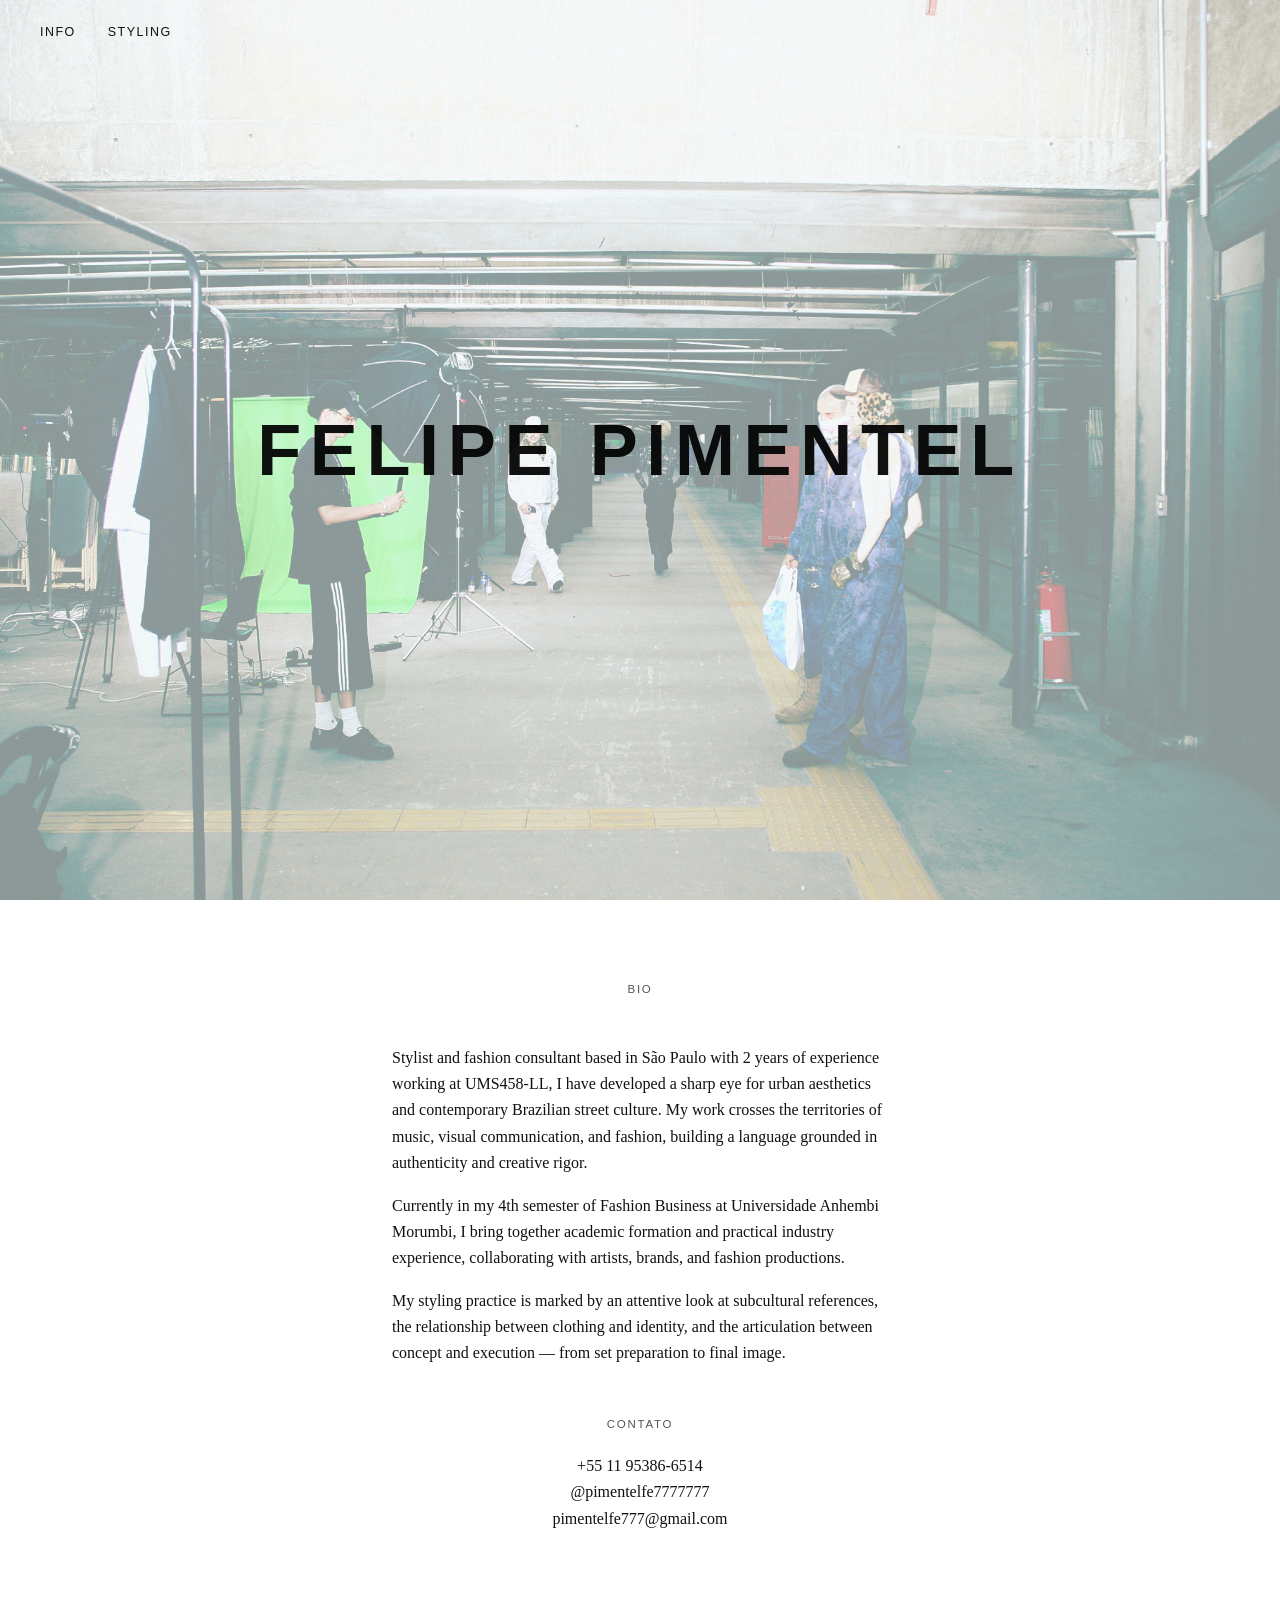
<file: index.html>
<!DOCTYPE html>
<html lang="pt-BR">
<head>
  <meta charset="UTF-8" />
  <meta name="viewport" content="width=device-width, initial-scale=1.0" />
  <title>Felipe Pimentel</title>
  <link rel="stylesheet" href="style.css" />
</head>
<body>

  <nav>
    <a href="index.html">Info</a>
    <a href="styling.html">Styling</a>
  </nav>

  <header class="hero">
    <div class="hero-overlay"></div>
    <h1>FELIPE PIMENTEL</h1>
  </header>

  <main class="info-page">

    <section class="bio-block">
      <p class="label">BIO</p>
      <p> <br />
        Stylist and fashion consultant based in São Paulo with 2 years of experience working at UMS458-LL, 
        I have developed a sharp eye for urban aesthetics and contemporary Brazilian street culture.
        My work crosses the territories of music, visual communication, and fashion,
        building a language grounded in authenticity and creative rigor.
      </p>
      <p>
        Currently in my 4th semester of Fashion Business at Universidade Anhembi Morumbi,
        I bring together academic formation and practical industry experience,
        collaborating with artists, brands, and fashion productions.
      </p>
      <p>
        My styling practice is marked by an attentive look at subcultural references,
        the relationship between clothing and identity, and the articulation between
        concept and execution — from set preparation to final image.
      </p>
    </section>

    <section class="contact-block">
      <p class="label">CONTATO</p>
      <p><a href="https://wa.me/5511953866514" target="_blank">+55 11 95386-6514</a></p>
      <p><a href="https://www.instagram.com/pimentelfe7777777/" target="_blank">@pimentelfe7777777</a></p>
      <p><a href="mailto:pimentelfe777@gmail.com">pimentelfe777@gmail.com</a></p>
    </section>

  </main>

  <script>
    const nav = document.querySelector('nav');
    window.addEventListener('scroll', () => {
      nav.classList.toggle('scrolled', window.scrollY > window.innerHeight - 60);
    });
  </script>

</body>
</html>
</file>
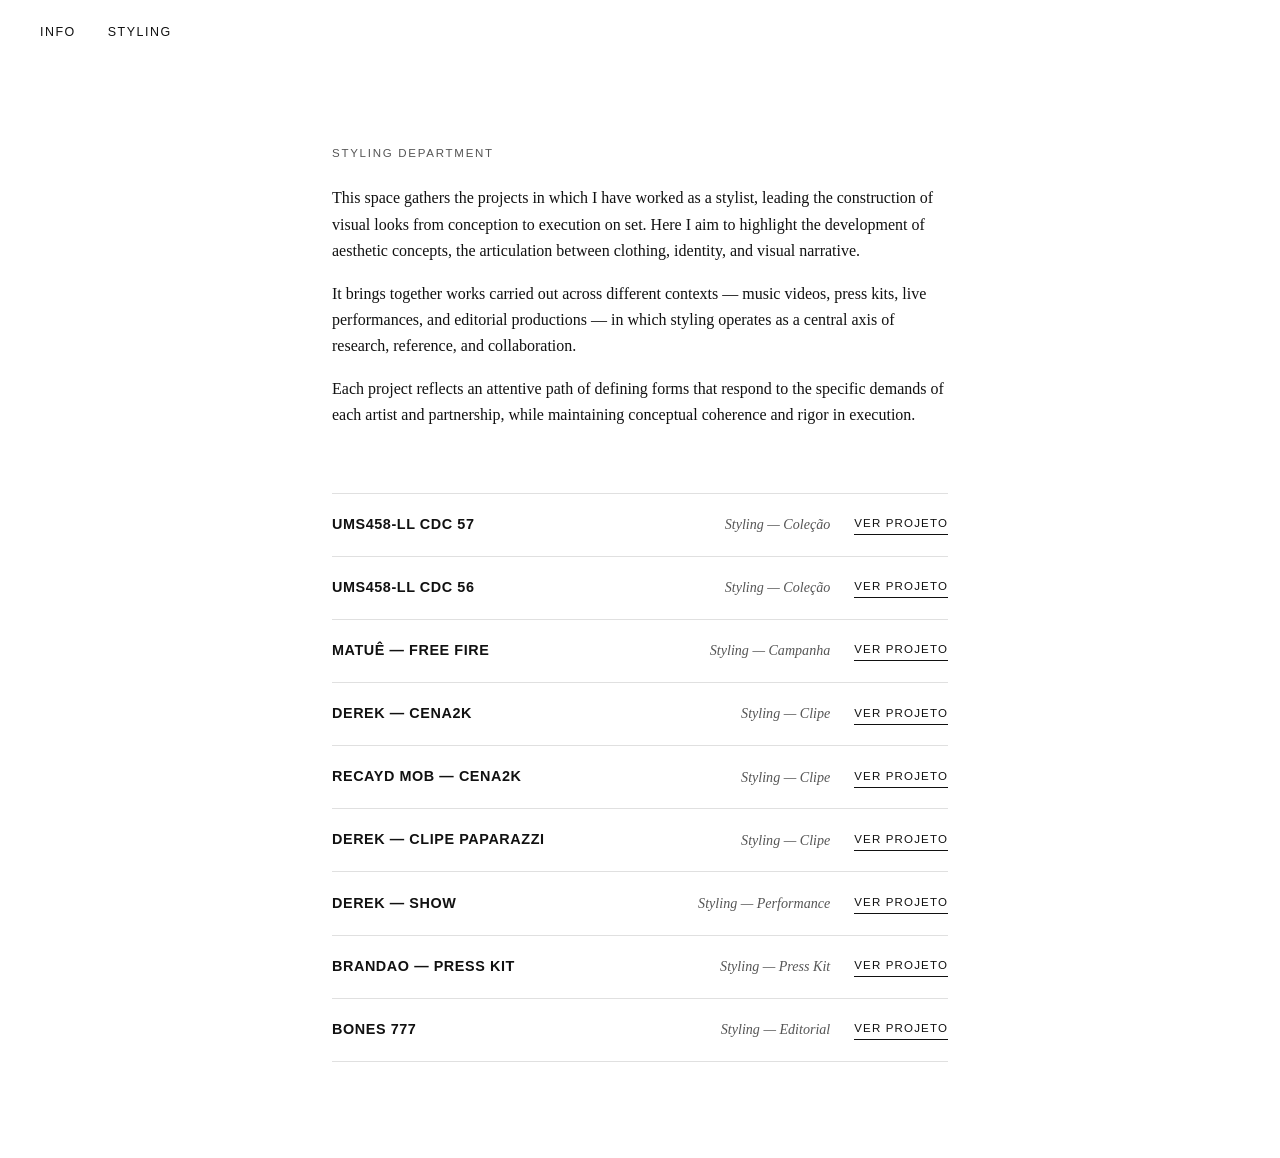
<file: styling.html>
<!DOCTYPE html>
<html lang="pt-BR">
<head>
  <meta charset="UTF-8" />
  <meta name="viewport" content="width=device-width, initial-scale=1.0" />
  <title>Felipe Pimentel — Styling</title>
  <link rel="stylesheet" href="style.css" />
</head>
<body>

  <nav>
    <a href="index.html">Info</a>
    <a href="styling.html">Styling</a>
  </nav>

  <main class="projects-page">

    <section class="department-intro">
      <p class="label">STYLING DEPARTMENT</p>
      <p>
        This space gathers the projects in which I have worked as a stylist,
        leading the construction of visual looks from conception to execution on set.
        Here I aim to highlight the development of aesthetic concepts, the
        articulation between clothing, identity, and visual narrative.
      </p>
      <p>
        It brings together works carried out across different contexts — music videos,
        press kits, live performances, and editorial productions — in which styling
        operates as a central axis of research, reference, and collaboration.
      </p>
      <p>
        Each project reflects an attentive path of defining forms that respond to
        the specific demands of each artist and partnership, while maintaining
        conceptual coherence and rigor in execution.
      </p>
    </section>

    <section class="projects-grid">

      <article class="project-card">
        <div class="project-title">UMS458-LL CDC 57</div>
        <div class="project-type">Styling — Coleção</div>
        <a href="https://drive.google.com/drive/folders/1JEYcMao6RLNCTbj746w9JBH_1TO6QO-Q" target="_blank" class="project-link">Ver projeto</a>
      </article>

      <article class="project-card">
        <div class="project-title">UMS458-LL CDC 56</div>
        <div class="project-type">Styling — Coleção</div>
        <a href="https://www.instagram.com/p/DMpv_bmOSrW/?img_index=2&igsh=MTY3bTYzbWpzOHdkMQ==" target="_blank" class="project-link">Ver projeto</a>
      </article>

      <article class="project-card">
        <div class="project-title">Matuê — Free Fire</div>
        <div class="project-type">Styling — Campanha</div>
        <a href="https://drive.google.com/drive/folders/198ierO84LI-FQCk5MscOKteXECArlMnR" target="_blank" class="project-link">Ver projeto</a>
      </article>

      <article class="project-card">
        <div class="project-title">Derek — Cena2K</div>
        <div class="project-type">Styling — Clipe</div>
        <a href="https://www.instagram.com/p/DRTF_8xETqf/?igsh=MTVpOGlrem9jMmh4OQ==" target="_blank" class="project-link">Ver projeto</a>
      </article>

      <article class="project-card">
        <div class="project-title">Recayd Mob — Cena2K</div>
        <div class="project-type">Styling — Clipe</div>
        <a href="https://www.instagram.com/p/DRQWmF6EUiJ/?igsh=bXFvbjQ2YzYyN29p" target="_blank" class="project-link">Ver projeto</a>
      </article>

      <article class="project-card">
        <div class="project-title">Derek — Clipe Paparazzi</div>
        <div class="project-type">Styling — Clipe</div>
        <a href="https://drive.google.com/drive/folders/1Dcc2kCOYy42lYmrEn8i2XcruyZKlPAM5" target="_blank" class="project-link">Ver projeto</a>
      </article>

      <article class="project-card">
        <div class="project-title">Derek — Show</div>
        <div class="project-type">Styling — Performance</div>
        <a href="https://drive.google.com/drive/folders/1bHZfl1_bamQMA4XiKeIcZjfGyJDcqM2n?usp=drive_link" target="_blank" class="project-link">Ver projeto</a>
      </article>

      <article class="project-card">
        <div class="project-title">Brandao — Press Kit</div>
        <div class="project-type">Styling — Press Kit</div>
        <a href="https://drive.google.com/drive/mobile/folders/12d9cnLReq5TGOz9QrfUwBaTtXTFM5We1?usp=drive_link" target="_blank" class="project-link">Ver projeto</a>
      </article>

      <article class="project-card">
        <div class="project-title">Bones 777</div>
        <div class="project-type">Styling — Editorial</div>
        <a href="https://drive.google.com/drive/folders/1JEYcMao6RLNCTbj746w9JBH_1TO6QO-Q" target="_blank" class="project-link">Ver projeto</a>
      </article>

    </section>

  </main>

</body>
</html>
</file>
<file: style.css>
*, *::before, *::after {
  box-sizing: border-box;
  margin: 0;
  padding: 0;
}

:root {
  --black: #111111;
  --gray: #555555;
  --light-gray: #aaaaaa;
  --bg: #ffffff;
  --font: 'Times New Roman', Times, serif;
  --font-sans: 'Helvetica Neue', Helvetica, Arial, sans-serif;
}

html, body {
  background: var(--bg);
  color: var(--black);
  font-family: var(--font);
  font-size: 16px;
  line-height: 1.65;
  -webkit-font-smoothing: antialiased;
}

/* NAV */
nav {
  position: fixed;
  top: 0;
  left: 0;
  width: 100%;
  display: flex;
  gap: 2rem;
  padding: 1.4rem 2.5rem;
  background: transparent;
  z-index: 100;
  border-bottom: none;
  transition: background 0.3s, border-color 0.3s;
}

nav.scrolled {
  background: var(--bg);
  border-bottom: 1px solid #e8e8e8;
}

nav a {
  font-family: var(--font-sans);
  font-size: 0.78rem;
  letter-spacing: 0.12em;
  text-transform: uppercase;
  text-decoration: none;
  color: var(--black);
  transition: color 0.2s;
}

nav a:hover {
  color: var(--gray);
}

/* HERO */
.hero {
  position: relative;
  width: 100%;
  height: 100vh;
  background-image: url('hero.jpg');
  background-size: cover;
  background-position: center;
  display: flex;
  align-items: center;
  justify-content: center;
}

.hero-overlay {
  position: absolute;
  inset: 0;
  background: rgba(255, 255, 255, 0.55);
}

.hero h1 {
  position: relative;
  z-index: 1;
  font-family: var(--font-sans);
  font-size: clamp(2rem, 6vw, 4.5rem);
  font-weight: 700;
  letter-spacing: 0.12em;
  text-transform: uppercase;
  color: var(--black);
  mix-blend-mode: multiply;
}

/* INFO PAGE */
.info-page {
  max-width: 560px;
  margin: 0 auto;
  padding: 5rem 2rem 6rem;
  text-align: center;
}

.bio-block,
.contact-block {
  margin-bottom: 3rem;
  text-align: left;
}

.label {
  font-family: var(--font-sans);
  font-size: 0.72rem;
  letter-spacing: 0.15em;
  text-transform: uppercase;
  color: var(--gray);
  margin-bottom: 1.2rem;
  text-align: center;
}

.bio-block p + p {
  margin-top: 1rem;
}

.contact-block p {
  text-align: center;
}

.contact-block a {
  color: var(--black);
  text-decoration: none;
}

.contact-block a:hover {
  text-decoration: underline;
}

/* PROJECTS PAGE */
.projects-page {
  max-width: 680px;
  margin: 0 auto;
  padding: 9rem 2rem 6rem;
}

.department-intro {
  text-align: left;
  margin-bottom: 4rem;
}

.department-intro .label {
  text-align: left;
  margin-bottom: 1.4rem;
}

.department-intro p + p {
  margin-top: 1rem;
}

/* PROJECTS GRID */
.projects-grid {
  display: flex;
  flex-direction: column;
  gap: 0;
}

.project-card {
  display: grid;
  grid-template-columns: 1fr auto auto;
  align-items: center;
  gap: 1.5rem;
  padding: 1.2rem 0;
  border-top: 1px solid #e0e0e0;
  transition: background 0.15s;
}

.projects-grid .project-card:last-child {
  border-bottom: 1px solid #e0e0e0;
}

.project-title {
  font-family: var(--font-sans);
  font-size: 0.9rem;
  font-weight: 600;
  letter-spacing: 0.04em;
  text-transform: uppercase;
}

.project-type {
  font-family: var(--font);
  font-size: 0.88rem;
  color: var(--gray);
  font-style: italic;
  white-space: nowrap;
}

.project-link {
  font-family: var(--font-sans);
  font-size: 0.72rem;
  letter-spacing: 0.1em;
  text-transform: uppercase;
  text-decoration: none;
  color: var(--black);
  border-bottom: 1px solid var(--black);
  padding-bottom: 1px;
  white-space: nowrap;
  transition: color 0.2s, border-color 0.2s;
}

.project-link:hover {
  color: var(--gray);
  border-color: var(--gray);
}

/* RESPONSIVE */
@media (max-width: 600px) {
  nav {
    padding: 1.2rem 1.2rem;
    gap: 1.2rem;
  }

  .info-page,
  .projects-page {
    padding: 7rem 1.2rem 4rem;
  }

  .project-card {
    grid-template-columns: 1fr;
    gap: 0.3rem;
  }

  .project-type {
    font-size: 0.82rem;
  }
}
</file>
